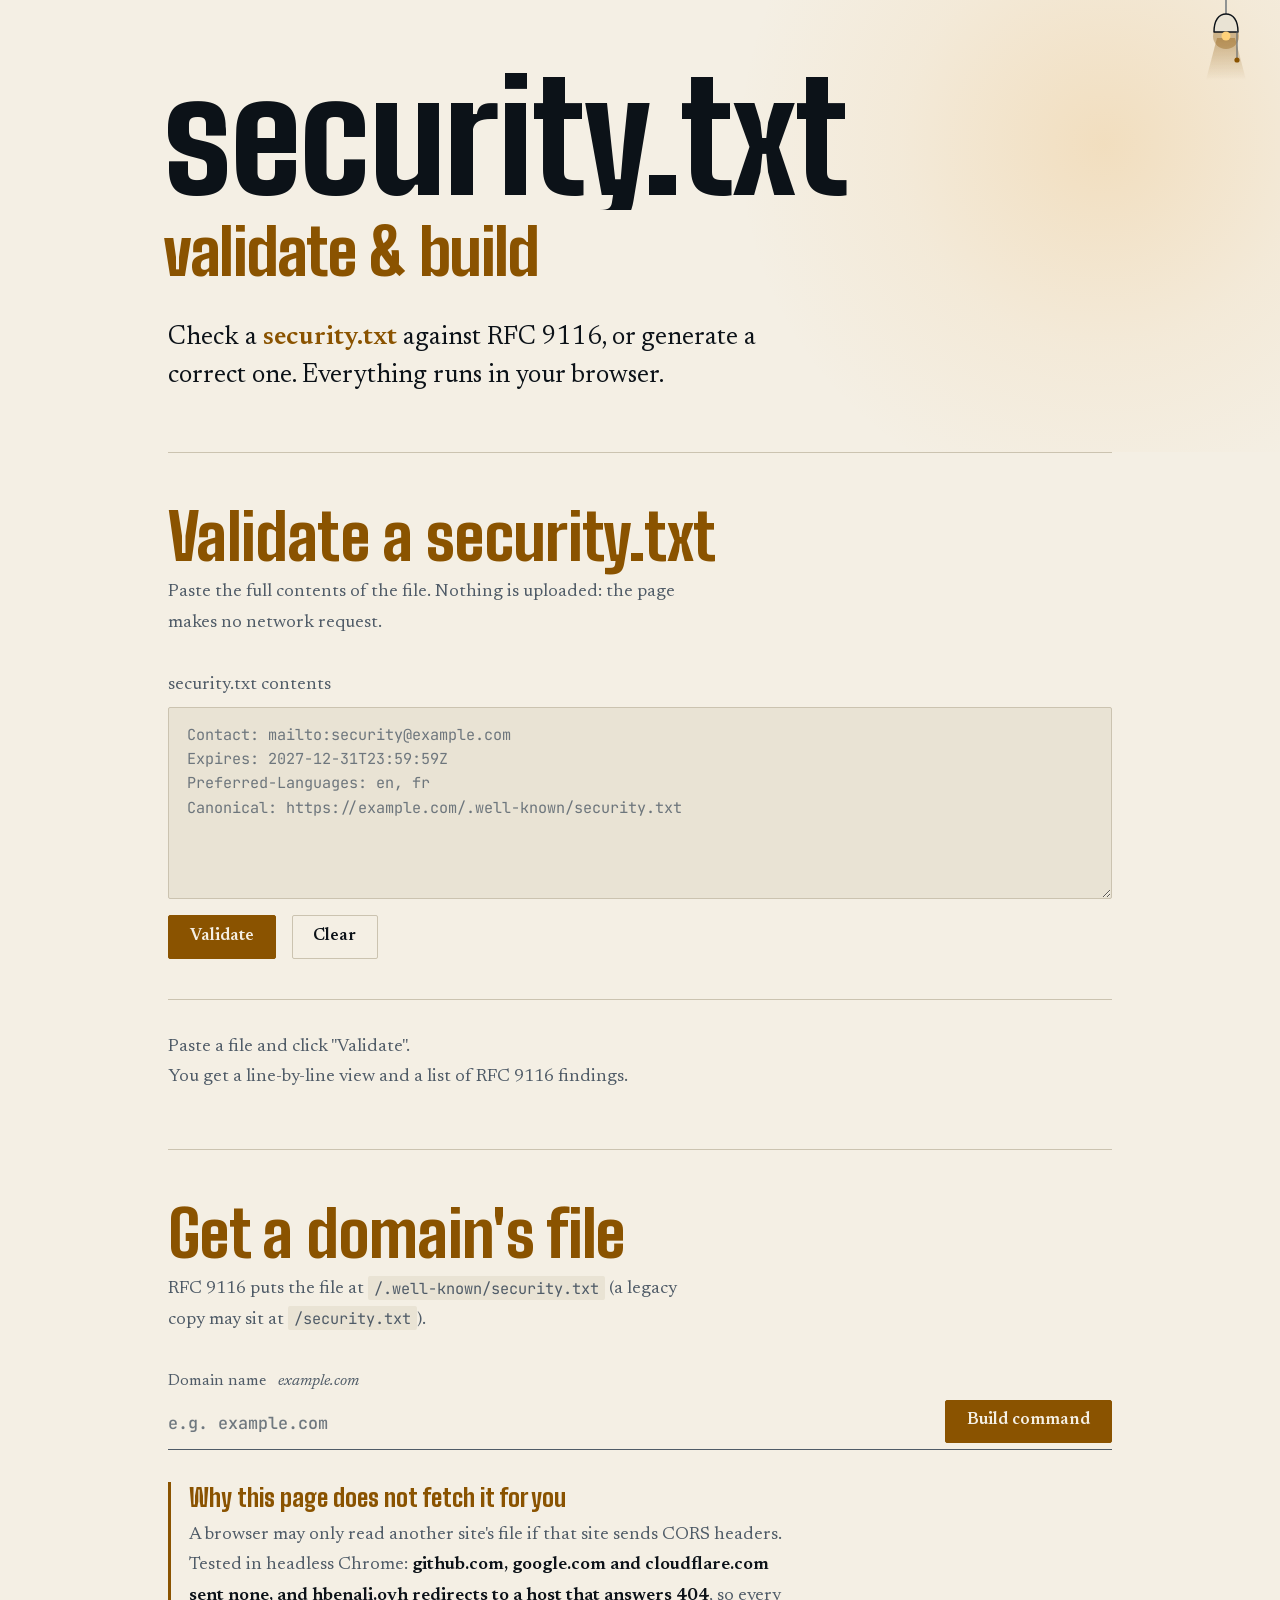
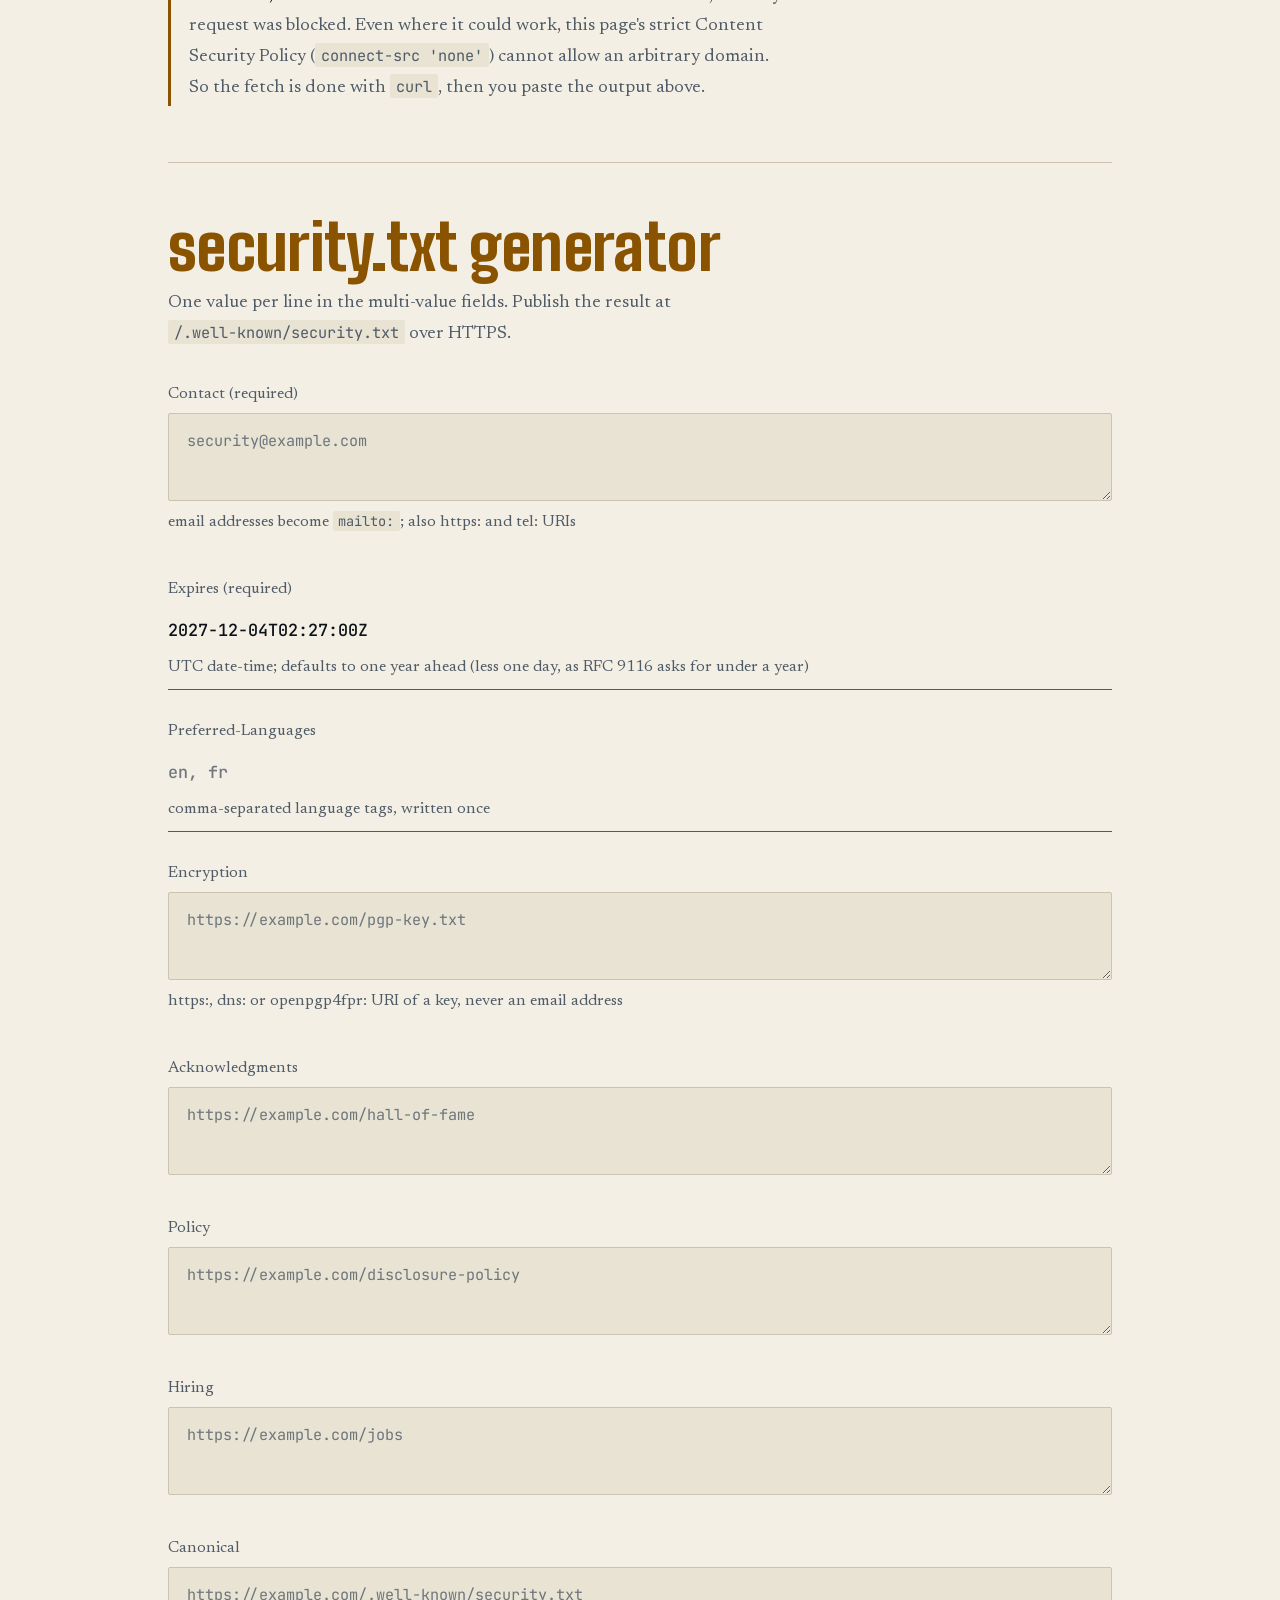
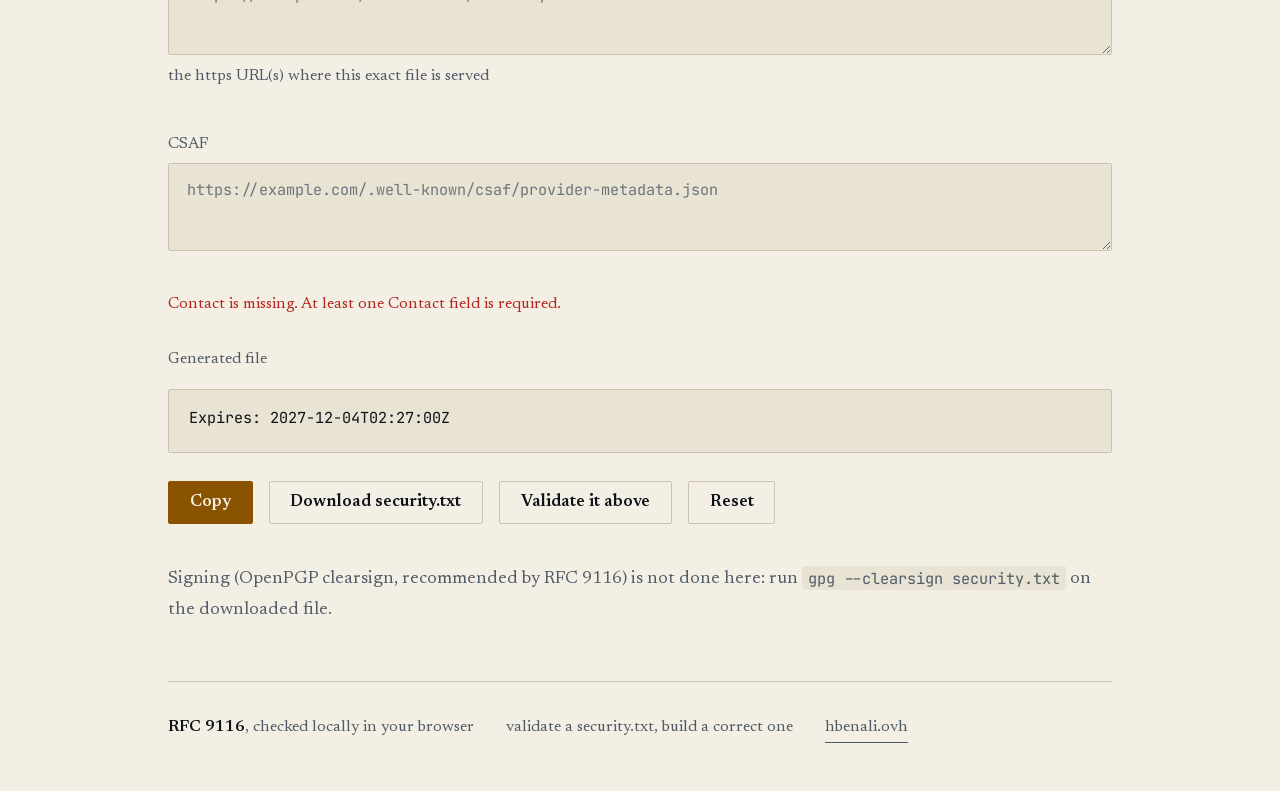
<file: index.html>
<!DOCTYPE html>
<html lang="en">
<head>
  <meta charset="UTF-8">
  <meta name="viewport" content="width=device-width, initial-scale=1.0">
  <title>security.txt Validator — RFC 9116 Checker and Generator</title>
  <meta name="description" content="Free security.txt validator (RFC 9116). Paste a file to check Contact, Expires, Encryption, Canonical, Policy and more, detect a PGP clearsign wrapper, and generate a correct file. Runs entirely in your browser.">
  <meta name="robots" content="index, follow">
  <link rel="canonical" href="https://securitytxt.hbenali.ovh/">

  <!-- Security (connect-src is none: the page makes no network call; static hosting: no custom HTTP headers, so CSP/referrer are set here; X-Frame-Options/X-Content-Type-Options need a real header and aren't achievable via meta) -->
  <meta http-equiv="Content-Security-Policy" content="default-src 'self'; script-src 'self'; style-src 'self'; font-src 'self'; img-src 'self' data:; connect-src 'none'; object-src 'none'; base-uri 'self'; form-action 'self'">
  <meta name="referrer" content="strict-origin-when-cross-origin">

  <!-- Open Graph -->
  <meta property="og:type" content="website">
  <meta property="og:title" content="security.txt Validator — RFC 9116 Checker and Generator">
  <meta property="og:description" content="Validate a security.txt against RFC 9116 and generate a correct one. Nothing leaves your browser.">
  <meta property="og:url" content="https://securitytxt.hbenali.ovh/">
  <meta property="og:site_name" content="security.txt Validator">
  <meta property="og:locale" content="en_US">
  <meta property="og:image" content="https://securitytxt.hbenali.ovh/favicon.svg">
  <meta property="og:image:type" content="image/svg+xml">

  <!-- Twitter Card -->
  <meta name="twitter:card" content="summary">
  <meta name="twitter:title" content="security.txt Validator — RFC 9116 Checker and Generator">
  <meta name="twitter:description" content="Validate a security.txt against RFC 9116 and generate a correct one. Nothing leaves your browser.">
  <meta name="twitter:image" content="https://securitytxt.hbenali.ovh/favicon.svg">

  <!-- SVG Favicon -->
  <link rel="icon" type="image/svg+xml" href="/favicon.svg">
  <link rel="alternate icon" href="/favicon.ico">
  <link rel="apple-touch-icon" href="/apple-touch-icon.png">
  <meta name="color-scheme" content="dark light">
  <meta name="theme-color" content="#0c1218" media="(prefers-color-scheme: dark)">
  <meta name="theme-color" content="#f4efe4" media="(prefers-color-scheme: light)">
  <link rel="manifest" href="/manifest.json">
  <meta name="mobile-web-app-capable" content="yes">
  <meta name="apple-mobile-web-app-capable" content="yes">
  <meta name="apple-mobile-web-app-status-bar-style" content="black-translucent">
  <meta name="apple-mobile-web-app-title" content="security.txt Validator">

  <!-- Structured data -->
  <script type="application/ld+json">
  {
    "@context": "https://schema.org",
    "@graph": [
      {
        "@type": "WebSite",
        "url": "https://securitytxt.hbenali.ovh/",
        "name": "security.txt Validator",
        "description": "Free security.txt validator and generator following RFC 9116.",
        "potentialAction": {
          "@type": "SearchAction",
          "target": "https://securitytxt.hbenali.ovh/?domain={search_term_string}",
          "query-input": "required name=search_term_string"
        }
      },
      {
        "@type": "WebApplication",
        "name": "security.txt Validator",
        "url": "https://securitytxt.hbenali.ovh/",
        "applicationCategory": "UtilitiesApplication",
        "operatingSystem": "Any",
        "description": "Validate a pasted security.txt against RFC 9116 and generate a correct file.",
        "offers": {
          "@type": "Offer",
          "price": "0",
          "priceCurrency": "USD"
        }
      }
    ]
  }
  </script>


  <link rel="preload" href="/fonts/big-shoulders-latin-wght.woff2" as="font" type="font/woff2" crossorigin>
  <link rel="preload" href="/fonts/newsreader-latin-wght.woff2" as="font" type="font/woff2" crossorigin>
  <script src="/theme.js"></script>
  <link rel="stylesheet" href="/site.css">
</head>

<body>
<a class="skip" href="#pasteInput">Skip to the tool</a>
<header class="hero">
  <div class="wrap">
    <h1 class="display">
      <span class="line"><span>security.txt</span></span>
      <span class="line"><span>validate &amp; build</span></span>
    </h1>
    <p class="lead">Check a <strong>security.txt</strong> against RFC 9116, or generate a correct one. Everything runs in your browser.</p>
  </div>
</header>

<main>
  <section class="block wrap" aria-labelledby="valTitle">
    <h2 class="block-title" id="valTitle">Validate a security.txt</h2>
    <p class="block-note">Paste the full contents of the file. Nothing is uploaded: the page makes no network request.</p>

    <div class="paste-box">
      <label for="pasteInput">security.txt contents</label>
      <textarea id="pasteInput" spellcheck="false" autocomplete="off" placeholder="Contact: mailto:security@example.com&#10;Expires: 2027-12-31T23:59:59Z&#10;Preferred-Languages: en, fr&#10;Canonical: https://example.com/.well-known/security.txt"></textarea>
      <div class="actions pad">
        <button class="btn" id="validateBtn" type="button">Validate</button>
        <button class="btn quiet" id="clearPasteBtn" type="button">Clear</button>
      </div>
    </div>

    <div class="result-area" id="resultContainer" aria-live="polite">
      <div class="state empty empty-state" id="placeholderState">
        <p>Paste a file and click "Validate".<br>You get a line-by-line view and a list of RFC 9116 findings.</p>
      </div>
      <div id="resultBox" hidden></div>
    </div>
  </section>

  <section class="block wrap" aria-labelledby="fetchTitle">
    <h2 class="block-title" id="fetchTitle">Get a domain's file</h2>
    <p class="block-note">RFC 9116 puts the file at <code>/.well-known/security.txt</code> (a legacy copy may sit at <code>/security.txt</code>).</p>

    <div class="field input-group">
      <label for="domainInput">
        <span>Domain name</span>
        <i>example.com</i>
      </label>
      <div class="field-row domain-input-wrapper">
        <input type="text" id="domainInput" placeholder="e.g. example.com" spellcheck="false" autocomplete="off">
        <button class="btn" id="curlBtn" type="button">Build command</button>
      </div>
      <div class="field-error" id="domainError" role="alert"></div>
    </div>

    <div class="notice">
      <h3>Why this page does not fetch it for you</h3>
      <p>A browser may only read another site's file if that site sends CORS headers. Tested in headless Chrome: <strong>github.com, google.com and cloudflare.com sent none, and hbenali.ovh redirects to a host that answers 404</strong>, so every request was blocked. Even where it could work, this page's strict Content Security Policy (<code>connect-src 'none'</code>) cannot allow an arbitrary domain. So the fetch is done with <code>curl</code>, then you paste the output above.</p>
    </div>

    <div id="curlOut" hidden>
      <div class="preview-label">Run this in a terminal, then paste the file above</div>
      <div class="preview cmd" id="curlCmd"></div>
      <div class="preview-label cmd-label">Legacy location</div>
      <div class="preview cmd" id="curlLegacy"></div>
      <p class="provider" id="curlSiblings"></p>
      <div class="actions pad">
        <button class="btn quiet" id="copyCurlBtn" type="button">Copy command</button>
      </div>
      <p class="provider">The <code>-i</code> flag prints the response headers: RFC 9116 requires HTTPS and <code>Content-Type: text/plain; charset=utf-8</code>, which this page cannot see from pasted text. Remove the header block before pasting.</p>
    </div>
  </section>

  <section class="block wrap generator-section" aria-labelledby="genTitle">
    <h2 class="block-title" id="genTitle">security.txt generator</h2>
    <p class="block-note">One value per line in the multi-value fields. Publish the result at <code>/.well-known/security.txt</code> over HTTPS.</p>
    <div class="gen-grid">
      <div class="gen-row v">
        <label class="gen-label" for="genContact">Contact (required)</label>
        <textarea id="genContact" class="short" spellcheck="false" autocomplete="off" placeholder="security@example.com"></textarea>
        <span class="hint">email addresses become <code>mailto:</code>; also https: and tel: URIs</span>
      </div>
      <div class="gen-row">
        <label class="gen-label" for="genExpires">Expires (required)</label>
        <input type="text" id="genExpires" spellcheck="false" autocomplete="off">
        <span class="hint">UTC date-time; defaults to one year ahead (less one day, as RFC 9116 asks for under a year)</span>
      </div>
      <div class="gen-row">
        <label class="gen-label" for="genLang">Preferred-Languages</label>
        <input type="text" id="genLang" placeholder="en, fr" spellcheck="false" autocomplete="off">
        <span class="hint">comma-separated language tags, written once</span>
      </div>
      <div class="gen-row v">
        <label class="gen-label" for="genEncryption">Encryption</label>
        <textarea id="genEncryption" class="short" spellcheck="false" autocomplete="off" placeholder="https://example.com/pgp-key.txt"></textarea>
        <span class="hint">https:, dns: or openpgp4fpr: URI of a key, never an email address</span>
      </div>
      <div class="gen-row v">
        <label class="gen-label" for="genAck">Acknowledgments</label>
        <textarea id="genAck" class="short" spellcheck="false" autocomplete="off" placeholder="https://example.com/hall-of-fame"></textarea>
      </div>
      <div class="gen-row v">
        <label class="gen-label" for="genPolicy">Policy</label>
        <textarea id="genPolicy" class="short" spellcheck="false" autocomplete="off" placeholder="https://example.com/disclosure-policy"></textarea>
      </div>
      <div class="gen-row v">
        <label class="gen-label" for="genHiring">Hiring</label>
        <textarea id="genHiring" class="short" spellcheck="false" autocomplete="off" placeholder="https://example.com/jobs"></textarea>
      </div>
      <div class="gen-row v">
        <label class="gen-label" for="genCanonical">Canonical</label>
        <textarea id="genCanonical" class="short" spellcheck="false" autocomplete="off" placeholder="https://example.com/.well-known/security.txt"></textarea>
        <span class="hint">the https URL(s) where this exact file is served</span>
      </div>
      <div class="gen-row v">
        <label class="gen-label" for="genCsaf">CSAF</label>
        <textarea id="genCsaf" class="short" spellcheck="false" autocomplete="off" placeholder="https://example.com/.well-known/csaf/provider-metadata.json"></textarea>
      </div>
      <div class="field-error" id="genError" role="alert"></div>

      <div>
        <div class="preview-label">Generated file</div>
        <div class="preview gen-out" id="genOut" aria-live="polite"></div>
      </div>
      <div class="actions">
        <button id="copyGenBtn" class="btn" type="button">Copy</button>
        <button id="dlGenBtn" class="btn quiet" type="button">Download security.txt</button>
        <button id="valGenBtn" class="btn quiet" type="button">Validate it above</button>
        <button id="resetGenBtn" class="btn quiet" type="button">Reset</button>
      </div>
      <p class="provider">Signing (OpenPGP clearsign, recommended by RFC 9116) is not done here: run <code>gpg --clearsign security.txt</code> on the downloaded file.</p>
    </div>
  </section>
</main>

<div class="foot">
  <footer>
    <span><strong>RFC 9116</strong>, checked locally in your browser</span>
    <span>validate a security.txt, build a correct one</span>
    <a href="https://hbenali.ovh" target="_blank" rel="noopener noreferrer">hbenali.ovh</a>
  </footer>
</div>

<script src="/app.js" defer></script>
</body>
</html>
</file>
<file: site.css>
/* securitytxt.hbenali.ovh: one stylesheet for every page. Dark editorial design system shared with hbenali.ovh.
   Fonts are self-hosted (see fonts/README.md). */

@font-face { font-family: 'Big Shoulders'; font-style: normal; font-weight: 600 900; font-display: swap; src: url('fonts/big-shoulders-latin-wght.woff2') format('woff2'); }
@font-face { font-family: 'Newsreader'; font-style: normal; font-weight: 200 800; font-display: swap; src: url('fonts/newsreader-latin-wght.woff2') format('woff2'); }
@font-face { font-family: 'Newsreader'; font-style: italic; font-weight: 200 800; font-display: swap; src: url('fonts/newsreader-italic-latin-wght.woff2') format('woff2'); }
@font-face { font-family: 'JetBrains Mono'; font-style: normal; font-weight: 100 800; font-display: swap; src: url('fonts/jetbrains-mono-latin-wght.woff2') format('woff2'); }

:root {
    --ink: #0c1218;
    --slate: #17212b;
    --line: #263341;
    --bone: #e7e1d3;
    --mist: #8e9aa6;
    --sodium: #e9a23b;
    --verdigris: #5db7a0;
    --fail: #e5776f;
    --glow: rgba(233, 162, 59, 0.2);
    --glow-soft: rgba(233, 162, 59, 0.06);

    --display: 'Big Shoulders', 'Arial Narrow', Impact, sans-serif;
    --serif: 'Newsreader', Georgia, serif;
    --mono: 'JetBrains Mono', ui-monospace, monospace;

    --gutter: clamp(1.5rem, 4vw, 2.5rem);
    color-scheme: dark;
}

/* Light: follows the system setting until the lamp (theme.js) is used. Dark above is the default and the identity.
   Contrast on --ink (page) / --slate (surface): text 16/14.7, muted 6.0/5.4, accent 5.5/4.9, ok 5.2/4.7, fail 5.7/5.1. */
@media (prefers-color-scheme: light) {
    :root:not([data-theme="dark"]) {
        --ink: #f4efe4;
        --slate: #e9e3d4;
        --line: #cbc3b0;
        --bone: #0c1218;
        --mist: #4f5b67;
        --sodium: #8a5300;
        --verdigris: #1b7058;
        --fail: #b3261e;
        --glow: rgba(233, 162, 59, 0.22);
        --glow-soft: rgba(233, 162, 59, 0.07);
        color-scheme: light;
    }
}
:root[data-theme="light"] {
    --ink: #f4efe4;
    --slate: #e9e3d4;
    --line: #cbc3b0;
    --bone: #0c1218;
    --mist: #4f5b67;
    --sodium: #8a5300;
    --verdigris: #1b7058;
    --fail: #b3261e;
    --glow: rgba(233, 162, 59, 0.22);
    --glow-soft: rgba(233, 162, 59, 0.07);
    color-scheme: light;
}

*, *::before, *::after { box-sizing: border-box; margin: 0; padding: 0; }

html { background: var(--ink); }

body {
    min-height: 100vh;
    background: var(--ink);
    color: var(--bone);
    font-family: var(--serif);
    font-size: 1.125rem;
    line-height: 1.7;
    font-optical-sizing: auto;
    -webkit-font-smoothing: antialiased;
    text-rendering: optimizeLegibility;
}

::selection { background: var(--sodium); color: var(--ink); }
:focus-visible { outline: 2px solid var(--sodium); outline-offset: 4px; border-radius: 2px; }

a { color: inherit; }
ul { list-style: none; }
strong { font-weight: 600; }
code { font-family: var(--mono); font-size: 0.85em; background: var(--slate); padding: 0.1em 0.4em; border-radius: 2px; overflow-wrap: anywhere; }
[hidden] { display: none !important; }

.sr-only { position: absolute; width: 1px; height: 1px; overflow: hidden; clip-path: inset(50%); white-space: nowrap; }
.skip { position: fixed; top: 0.75rem; left: 0.75rem; z-index: 60; background: var(--sodium); color: var(--ink); padding: 0.5rem 1rem; transform: translateY(-300%); }
.skip:focus { transform: none; }

/* Underline that draws in on hover and focus. */
.link, footer a, .note a {
    text-decoration: none;
    background-image: linear-gradient(currentColor, currentColor);
    background-repeat: no-repeat;
    background-size: 100% 1px;
    background-position: 0 100%;
    padding-bottom: 2px;
    transition: background-size 0.35s cubic-bezier(0.22, 1, 0.36, 1), color 0.2s;
}
.link:hover, .link:focus-visible, footer a:hover, footer a:focus-visible, .note a:hover, .note a:focus-visible { color: var(--sodium); background-size: 100% 2px; }

.display { font-family: var(--display); font-weight: 800; line-height: 0.86; letter-spacing: -0.01em; }

.wrap { max-width: 64rem; margin: 0 auto; padding-inline: var(--gutter); }

/* Hero */
.hero { position: relative; isolation: isolate; overflow: hidden; padding-block: 4.5rem 3.5rem; }
.hero::before {
    content: ''; position: absolute; z-index: -1; top: -14rem; right: -12rem;
    width: min(46rem, 140vw); aspect-ratio: 1; border-radius: 50%;
    background: radial-gradient(closest-side, var(--glow), var(--glow-soft) 55%, transparent);
    pointer-events: none;
}
.hero h1 { font-size: clamp(4rem, 17vw, 9.5rem); margin-left: -0.03em; }
.hero h1 .line { display: block; overflow: hidden; padding-bottom: 0.05em; }
.hero h1 .line > span { display: block; animation: rise 1.1s cubic-bezier(0.16, 1, 0.3, 1) both; }
.hero h1 .line:nth-child(2) { color: var(--sodium); font-size: 0.42em; line-height: 1; margin-top: 0.15em; }
.hero h1 .line:nth-child(2) > span { animation-delay: 0.13s; }
.hero .lead { margin-top: 2rem; max-width: 40ch; font-size: clamp(1.25rem, 2.4vw, 1.6rem); line-height: 1.5; animation: fade 0.9s 0.5s both; }
.hero .lead strong { color: var(--sodium); font-weight: 600; }

@keyframes rise { from { transform: translateY(108%); } }
@keyframes fade { from { opacity: 0; transform: translateY(12px); } }

/* Sections */
.block { position: relative; padding-block: 3.5rem; }
.block::before { content: ''; position: absolute; top: 0; left: var(--gutter); right: var(--gutter); height: 1px; background: var(--line); }
.block-title { font-family: var(--display); font-weight: 800; font-size: clamp(2.6rem, 7vw, 4rem); line-height: 0.9; letter-spacing: -0.01em; color: var(--sodium); }
.block-note { margin-top: 0.75rem; max-width: 52ch; color: var(--mist); }

/* Fields */
.field { margin-top: 2rem; }
.field label, .gen-label { display: block; color: var(--mist); font-size: 1rem; margin-bottom: 0.3rem; }
.field label i { font-style: italic; margin-left: 0.5rem; }
.field-row { display: flex; align-items: stretch; gap: 1rem; border-bottom: 1px solid var(--mist); transition: border-color 0.2s; }
.field-row:focus-within { border-color: var(--sodium); }
input[type="text"], input[type="number"], select {
    background: none; border: 0; color: var(--bone); border-radius: 0;
    font: 500 1.05rem/1.3 var(--mono); padding: 0.75rem 0; outline: 0; min-width: 0;
}
.field-row input { flex: 1; }
input::placeholder { color: var(--mist); opacity: 0.8; }
select { cursor: pointer; width: 100%; appearance: none; -webkit-appearance: none; }
select option { background: var(--slate); color: var(--bone); }

.btn {
    display: inline-flex; align-items: center; justify-content: center; gap: 0.6rem;
    background: var(--sodium); color: var(--ink); border: 1px solid var(--sodium); padding: 0.55rem 1.3rem;
    font: 600 1.05rem/1.4 var(--serif); border-radius: 2px; cursor: pointer;
    transition: background-color 0.2s, color 0.2s, transform 0.2s;
}
.btn:hover, .btn:focus-visible { background: var(--bone); border-color: var(--bone); transform: translateY(-2px); }
.btn:disabled { opacity: 0.7; cursor: progress; transform: none; }
.btn.quiet { background: none; color: var(--bone); border-color: var(--line); }
.btn.quiet:hover, .btn.quiet:focus-visible { border-color: var(--sodium); color: var(--sodium); background: none; }
.field-row .btn { align-self: center; margin-bottom: 0.4rem; }

.loader { width: 0.9rem; height: 0.9rem; border: 2px solid var(--ink); border-top-color: transparent; border-radius: 50%; animation: spin 0.8s linear infinite; }
@keyframes spin { to { transform: rotate(360deg); } }

/* Result states */
.result-area { margin-top: 2.5rem; }
.state { border-top: 1px solid var(--line); padding-top: 1.5rem; }
.state-title { font-family: var(--display); font-weight: 800; font-size: 1.9rem; line-height: 1.05; }
.state p { margin-top: 0.5rem; max-width: 60ch; color: var(--mist); }
.state p strong { color: var(--bone); }
.state.empty { color: var(--mist); }
.state.warn { border-top-color: var(--sodium); }
.state.warn .state-title { color: var(--sodium); }
.state.ok { border-top-color: var(--verdigris); }
.state.ok .state-title { color: var(--verdigris); }
.state.fail { border-top-color: var(--fail); }
.state.fail .state-title { color: var(--fail); }
.state.fail p { color: var(--bone); }
.badge-domain { font: 500 1rem var(--mono); color: var(--bone); overflow-wrap: anywhere; display: block; margin-top: 0.5rem; }

.record-list { margin-top: 1.25rem; }
.record-item { display: flex; flex-wrap: wrap; align-items: baseline; gap: 0.3rem 1.25rem; border-top: 1px solid var(--line); padding: 0.9rem 0; font: 0.95rem/1.5 var(--mono); }
.record-item:last-child { border-bottom: 1px solid var(--line); }
.flag-tag { color: var(--sodium); }
.flag-tag .k { font-family: var(--serif); color: var(--mist); font-size: 1rem; margin-right: 0.4rem; }
.record-value { overflow-wrap: anywhere; min-width: 0; }
.count { margin-top: 0.75rem; color: var(--mist); font-size: 1rem; }

/* Generator */
.gen-grid { margin-top: 2rem; display: grid; gap: 1.75rem; }
.gen-row { border-bottom: 1px solid var(--mist); transition: border-color 0.2s; position: relative; }
.gen-row:focus-within { border-color: var(--sodium); }
.gen-row .hint { color: var(--mist); font-size: 1rem; display: block; padding-bottom: 0.5rem; }
.gen-row.v { border-bottom: 0; }
.value-input-wrapper { position: relative; border-bottom: 1px solid var(--mist); transition: border-color 0.2s; }
.value-input-wrapper:focus-within { border-color: var(--sodium); }
.value-input-wrapper input { width: 100%; }

.suggestions-dropdown {
    display: none; position: absolute; z-index: 20; left: 0; right: 0; top: 100%;
    max-height: 14rem; overflow-y: auto; background: var(--slate); border: 1px solid var(--line); border-radius: 2px;
    font: 0.95rem/1.4 var(--mono);
}
.suggestions-dropdown div { padding: 0.55rem 0.9rem; cursor: pointer; border-bottom: 1px solid var(--line); overflow-wrap: anywhere; }
.suggestions-dropdown div:last-child { border-bottom: 0; }
.suggestions-dropdown div:hover, .suggestions-dropdown div.active { background: var(--ink); color: var(--sodium); }

.field-error { display: none; color: var(--fail); font-size: 1rem; }
.field-error.visible { display: block; }
#loadExistingHint.visible { color: var(--sodium); }

.preview { font: 0.95rem/1.6 var(--mono); background: var(--slate); border: 1px solid var(--line); border-radius: 2px; padding: 1rem 1.25rem; overflow-wrap: anywhere; }
.preview-label { color: var(--mist); font-size: 1rem; margin-bottom: 0.3rem; }

.actions { display: flex; flex-wrap: wrap; gap: 0.75rem 1rem; }
.pub-head { display: flex; align-items: baseline; gap: 0.75rem; flex-wrap: wrap; }
.pub-head h3 { font-family: var(--display); font-weight: 800; font-size: 1.9rem; line-height: 1.05; color: var(--sodium); }
.pub-head span { color: var(--mist); }
.gen-list { margin-top: 0.75rem; }
.gen-list li { display: flex; align-items: center; gap: 1rem; border-top: 1px solid var(--line); padding: 0.4rem 0; font: 0.95rem/1.5 var(--mono); }
.gen-list li:last-child { border-bottom: 1px solid var(--line); }
.gen-list li.none { font: inherit; font-family: var(--serif); font-size: 1.05rem; color: var(--mist); padding: 0.9rem 0; }
.gen-list li span { flex: 1; overflow-wrap: anywhere; min-width: 0; }
.remove-record { background: none; border: 1px solid transparent; color: var(--fail); font: 1.4rem/1 var(--serif); cursor: pointer; padding: 0.35rem 0.7rem; border-radius: 2px; }
.remove-record:hover { border-color: var(--fail); }

/* Footer */
footer { color: var(--mist); font-size: 1rem; }
.foot { max-width: 64rem; margin: 0 auto; padding: 0 var(--gutter) 3rem; }
.foot > footer { border-top: 1px solid var(--line); padding-top: 2rem; display: flex; flex-wrap: wrap; gap: 0.5rem 2rem; }
.foot strong { color: var(--bone); }

/* 404 */
.nf { min-height: 100vh; display: flex; flex-direction: column; justify-content: center; padding-block: 4rem; position: relative; isolation: isolate; overflow: hidden; }
.nf::before {
    content: ''; position: absolute; z-index: -1; top: -12rem; right: -10rem; width: min(40rem, 140vw); aspect-ratio: 1; border-radius: 50%;
    background: radial-gradient(closest-side, var(--glow), var(--glow-soft) 55%, transparent);
}
.nf-code { font-size: clamp(9rem, 34vw, 22rem); color: var(--sodium); }
.nf h1 { font-size: clamp(2.8rem, 7vw, 5rem); margin-top: 0.5rem; }
.nf .nf-lead { margin-top: 1rem; max-width: 40ch; color: var(--mist); font-size: 1.3rem; }
.nf-links { margin-top: 2rem; display: flex; flex-wrap: wrap; gap: 0.75rem 2rem; font-size: 1.25rem; }
.nf-search { margin-top: 3rem; max-width: 30rem; }

@media (prefers-reduced-motion: reduce) {
    *, *::before, *::after { animation-duration: 0.01ms !important; animation-delay: 0s !important; transition-duration: 0.01ms !important; }
}

/* ---- Theme lamp: pull-cord switch (see theme.js). Lamp on = light theme. ---- */
.theme-lamp {
    position: absolute; /* scrolls away with the page; fixed on pages with a fixed bar, see below */
    top: 0;
    inset-inline-end: clamp(0.75rem, 3vw, 2rem);
    z-index: 1000;
    display: block;
    width: 2.75rem;
    height: 5.25rem;
    padding: 0;
    border: 0;
    background: none;
    cursor: pointer;
    -webkit-tap-highlight-color: transparent;
}
/* Pages with a fixed top bar or fixed top-right controls: the lamp stays visible and the bar
   reserves room for it (lamp offset + lamp width + gap), so it never covers a link. */
html:has(.bar-inner) .theme-lamp,
html:has(.controls) .theme-lamp { position: fixed; }
.bar-inner { padding-inline-end: calc(clamp(0.75rem, 3vw, 2rem) + 2.75rem + 0.75rem); }
.controls { right: calc(clamp(0.75rem, 3vw, 2rem) + 2.75rem + 0.75rem); }
.theme-lamp svg { display: block; width: 100%; height: 100%; overflow: visible; pointer-events: none; }
.lamp-wire { stroke: var(--mist); stroke-width: 1.2; }
.lamp-shade { fill: var(--slate); stroke: var(--bone); stroke-width: 1.4; stroke-linejoin: round; }
.lamp-bulb { fill: var(--line); transition: fill 0.4s; }
.lamp-halo { fill: var(--sodium); opacity: 0; transition: opacity 0.5s; }
.lamp-cone { fill: url(#lamp-cone); opacity: 0; transition: opacity 0.5s; }
.lamp-stop-a { stop-color: var(--sodium); stop-opacity: 0.38; }
.lamp-stop-b { stop-color: var(--sodium); stop-opacity: 0; }
.lamp-cord { stroke: var(--mist); stroke-width: 1; }
.lamp-bead { fill: var(--sodium); }
.theme-lamp[data-on="true"] .lamp-bulb { fill: #ffd27a; }
.theme-lamp[data-on="true"] .lamp-halo { opacity: 0.35; }
.theme-lamp[data-on="true"] .lamp-cone { opacity: 1; }
.lamp-swing { transform-box: view-box; transform-origin: 22px 0; animation: lamp-swing 0.9s ease-out; }
.lamp-pull { animation: lamp-pull 0.45s cubic-bezier(0.3, 1.6, 0.5, 1); }
@keyframes lamp-swing { 20% { transform: rotate(-5deg); } 45% { transform: rotate(3.5deg); } 70% { transform: rotate(-1.5deg); } }
@keyframes lamp-pull { 35% { transform: translateY(10px); } }

/* The theme switch is a plain cross-fade of the whole page. */
html.theme-vt::view-transition-old(root) { animation: 0.45s ease both lamp-fade-out; }
html.theme-vt::view-transition-new(root) { animation: 0.45s ease both lamp-fade-in; }
@keyframes lamp-fade-out { to { opacity: 0; } }
@keyframes lamp-fade-in { from { opacity: 0; } }

@media (prefers-reduced-motion: reduce) {
    .lamp-swing, .lamp-pull { animation: none; }
    .lamp-bulb, .lamp-halo, .lamp-cone { transition: none; }
}

/* ---- security.txt validator ---- */
.gen-row input, .gen-row select { width: 100%; }
input[type="number"] { -moz-appearance: textfield; appearance: none; -webkit-appearance: none; }
input[type="number"]::-webkit-inner-spin-button, input[type="number"]::-webkit-outer-spin-button { -webkit-appearance: none; margin: 0; }
.checks { margin-top: 1.5rem; }
.checks li { display: flex; gap: 0.9rem; align-items: baseline; border-top: 1px solid var(--line); padding: 0.55rem 0; }
.checks li:last-child { border-bottom: 1px solid var(--line); }
.chk { flex: none; min-width: 3.2rem; font: 600 0.75rem/1.6 var(--mono); letter-spacing: 0.05em; text-transform: uppercase; }
.chk.pass { color: var(--verdigris); }
.chk.warn { color: var(--sodium); }
.chk.fail { color: var(--fail); }
.chk.info { color: var(--mist); }
.provider { margin-top: 0.75rem; color: var(--mist); }
.provider strong { color: var(--bone); }

textarea {
    width: 100%; display: block; background: var(--slate); border: 1px solid var(--line); color: var(--bone); border-radius: 2px;
    font: 0.95rem/1.6 var(--mono); padding: 0.9rem 1.1rem; outline: 0; resize: vertical; min-height: 12rem;
}
textarea:focus { border-color: var(--sodium); }
textarea.short { min-height: 5.5rem; }
textarea::placeholder { color: var(--mist); opacity: 0.8; }
.gen-row textarea { margin-bottom: 0.5rem; }
.gen-row.v { padding-bottom: 0.25rem; }
.paste-box { margin-top: 2rem; }
.paste-box label { display: block; color: var(--mist); margin-bottom: 0.4rem; }
.actions.pad { margin-top: 1rem; }
.notice { margin-top: 2rem; border-left: 3px solid var(--sodium); padding: 0.2rem 0 0.2rem 1.1rem; max-width: 62ch; }
.notice h3 { font-family: var(--display); font-weight: 800; font-size: 1.5rem; line-height: 1.1; color: var(--sodium); }
.notice p { margin-top: 0.5rem; color: var(--mist); }
.notice p strong { color: var(--bone); }
.cmd { margin-top: 0.75rem; white-space: pre-wrap; overflow-wrap: anywhere; user-select: all; }
.table-scroll { margin-top: 1.5rem; overflow-x: auto; -webkit-overflow-scrolling: touch; }
.ftable { width: 100%; border-collapse: collapse; font: 0.9rem/1.5 var(--mono); min-width: 30rem; }
.ftable th { text-align: left; font: 600 0.75rem/1.6 var(--mono); letter-spacing: 0.05em; text-transform: uppercase; color: var(--mist); padding: 0.4rem 0.75rem 0.4rem 0; border-bottom: 1px solid var(--line); }
.ftable td { padding: 0.5rem 0.75rem 0.5rem 0; border-bottom: 1px solid var(--line); vertical-align: top; overflow-wrap: anywhere; }
.ftable td.ln { color: var(--mist); width: 2.5rem; }
.ftable td.fname { color: var(--sodium); white-space: nowrap; }
.ftable td.st { white-space: nowrap; }
.ftable tr.cm td { color: var(--mist); }
.verdict-counts { margin-top: 0.75rem; color: var(--mist); }
.gen-out { margin-top: 1rem; white-space: pre-wrap; overflow-wrap: anywhere; min-height: 4rem; }
.gen-row input[type="text"] { width: 100%; }
@media (max-width: 480px) {
    .field-row { flex-wrap: wrap; gap: 0; }
    .field-row .btn { margin-bottom: 0.6rem; }
}
.cmd-label { margin-top: 1.25rem; }
#curlOut > .preview-label:first-child { margin-top: 1.5rem; }
</file>
